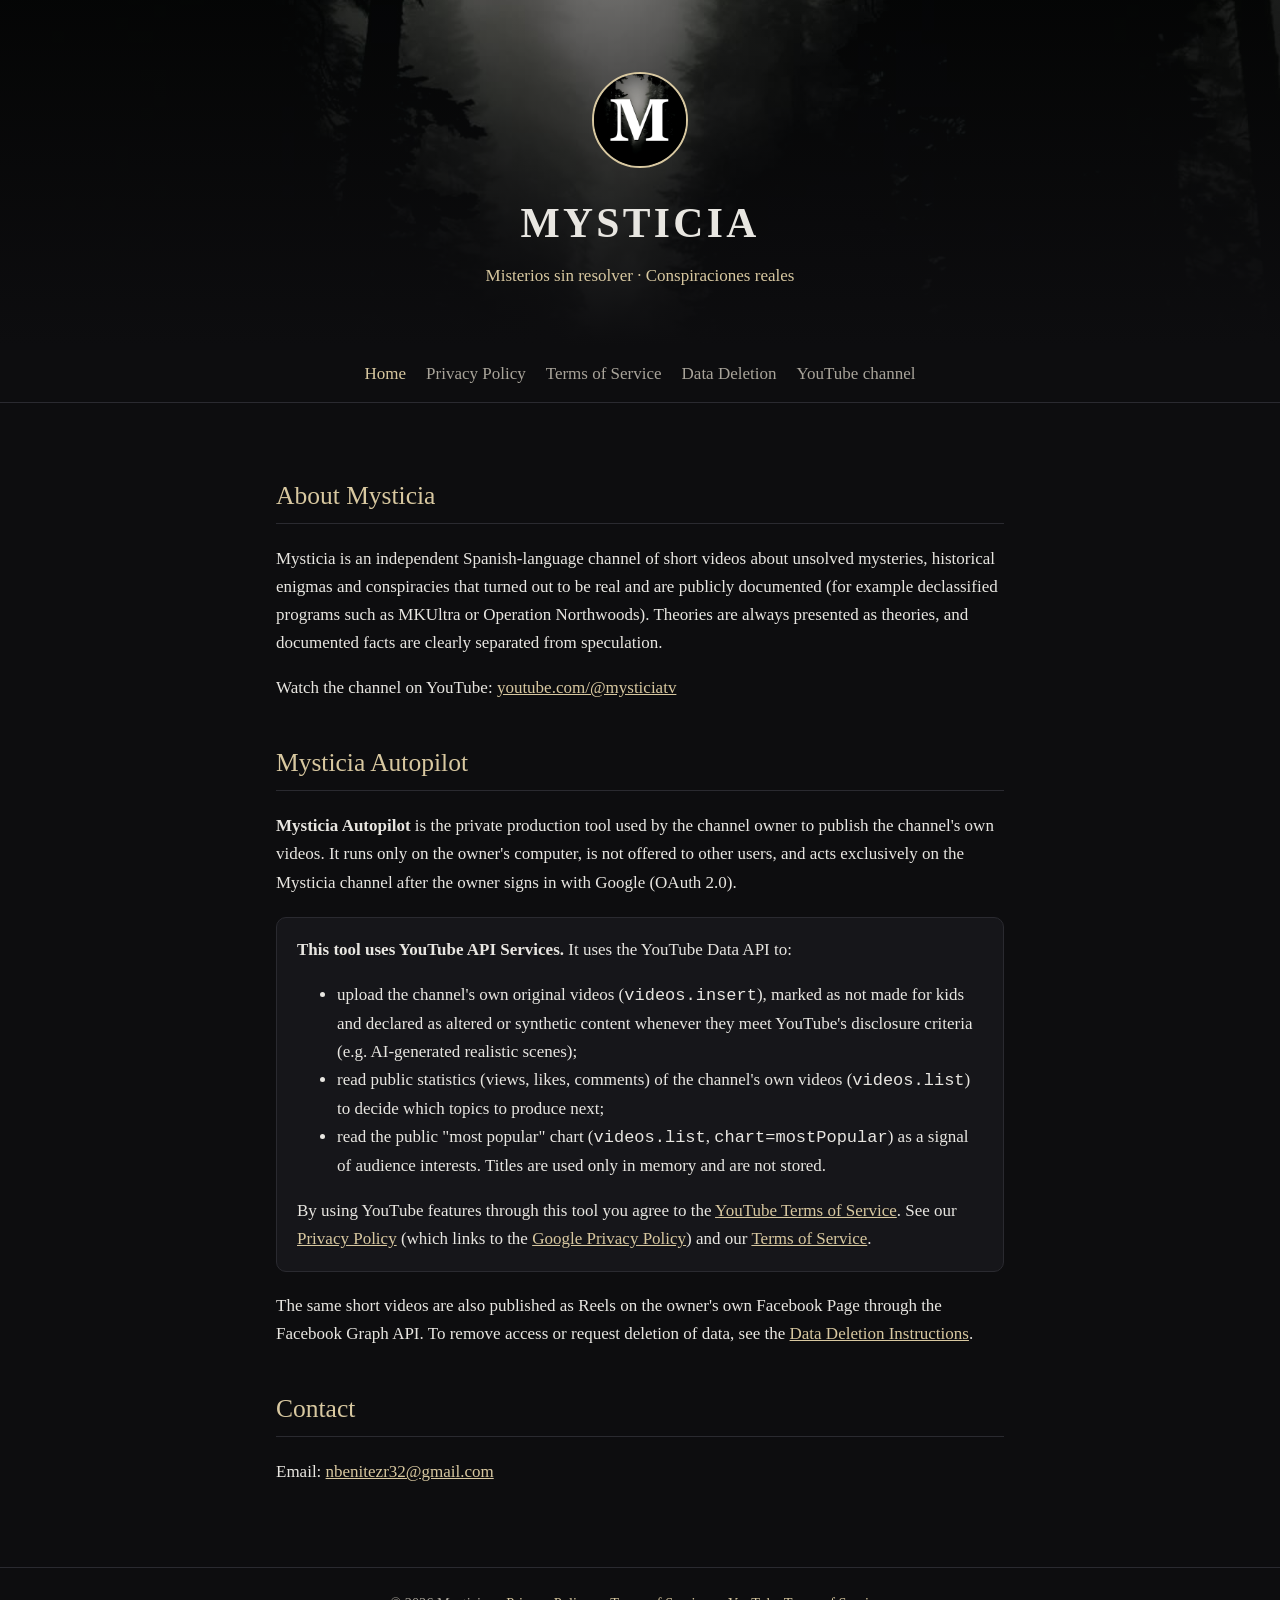
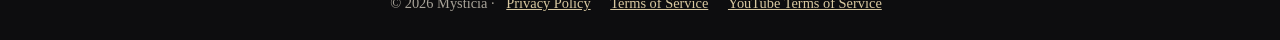
<file: index.html>
<!doctype html>
<html lang="en">
<head>
  <meta charset="utf-8">
  <meta name="viewport" content="width=device-width, initial-scale=1">
  <title>Mysticia</title>
  <meta name="description" content="Mysticia: unsolved mysteries and documented conspiracies in short videos.">
  <link rel="icon" href="logo.png">
  <link rel="stylesheet" href="style.css">
</head>
<body>
  <header>
    <img src="logo.png" alt="Mysticia logo">
    <h1>MYSTICIA</h1>
    <p>Misterios sin resolver · Conspiraciones reales</p>
  </header>
  <nav>
    <a href="index.html" aria-current="page">Home</a>
    <a href="privacy.html">Privacy Policy</a>
    <a href="terms.html">Terms of Service</a>
    <a href="data-deletion.html">Data Deletion</a>
    <a href="https://www.youtube.com/@mysticiatv">YouTube channel</a>
  </nav>
  <main>
    <h2>About Mysticia</h2>
    <p>
      Mysticia is an independent Spanish-language channel of short videos about unsolved mysteries,
      historical enigmas and conspiracies that turned out to be real and are publicly documented
      (for example declassified programs such as MKUltra or Operation Northwoods). Theories are always
      presented as theories, and documented facts are clearly separated from speculation.
    </p>
    <p>Watch the channel on YouTube: <a href="https://www.youtube.com/@mysticiatv">youtube.com/@mysticiatv</a></p>

    <h2>Mysticia Autopilot</h2>
    <p>
      <strong>Mysticia Autopilot</strong> is the private production tool used by the channel owner to publish
      the channel's own videos. It runs only on the owner's computer, is not offered to other users, and
      acts exclusively on the Mysticia channel after the owner signs in with Google (OAuth 2.0).
    </p>
    <div class="card">
      <strong>This tool uses YouTube API Services.</strong>
      It uses the YouTube Data API to:
      <ul>
        <li>upload the channel's own original videos (<code>videos.insert</code>), marked as not made for kids and declared as altered or synthetic content whenever they meet YouTube's disclosure criteria (e.g. AI-generated realistic scenes);</li>
        <li>read public statistics (views, likes, comments) of the channel's own videos (<code>videos.list</code>) to decide which topics to produce next;</li>
        <li>read the public "most popular" chart (<code>videos.list</code>, <code>chart=mostPopular</code>) as a signal of audience interests. Titles are used only in memory and are not stored.</li>
      </ul>
      By using YouTube features through this tool you agree to the
      <a href="https://www.youtube.com/t/terms">YouTube Terms of Service</a>.
      See our <a href="privacy.html">Privacy Policy</a> (which links to the
      <a href="https://policies.google.com/privacy">Google Privacy Policy</a>) and our
      <a href="terms.html">Terms of Service</a>.
    </div>
    <p>
      The same short videos are also published as Reels on the owner's own Facebook Page through the Facebook Graph API.
      To remove access or request deletion of data, see the <a href="data-deletion.html">Data Deletion Instructions</a>.
    </p>

    <h2>Contact</h2>
    <p>Email: <a href="mailto:nbenitezr32@gmail.com">nbenitezr32@gmail.com</a></p>
  </main>
  <footer>
    © 2026 Mysticia ·
    <a href="privacy.html">Privacy Policy</a>
    <a href="terms.html">Terms of Service</a>
    <a href="https://www.youtube.com/t/terms">YouTube Terms of Service</a>
  </footer>
</body>
</html>
</file>
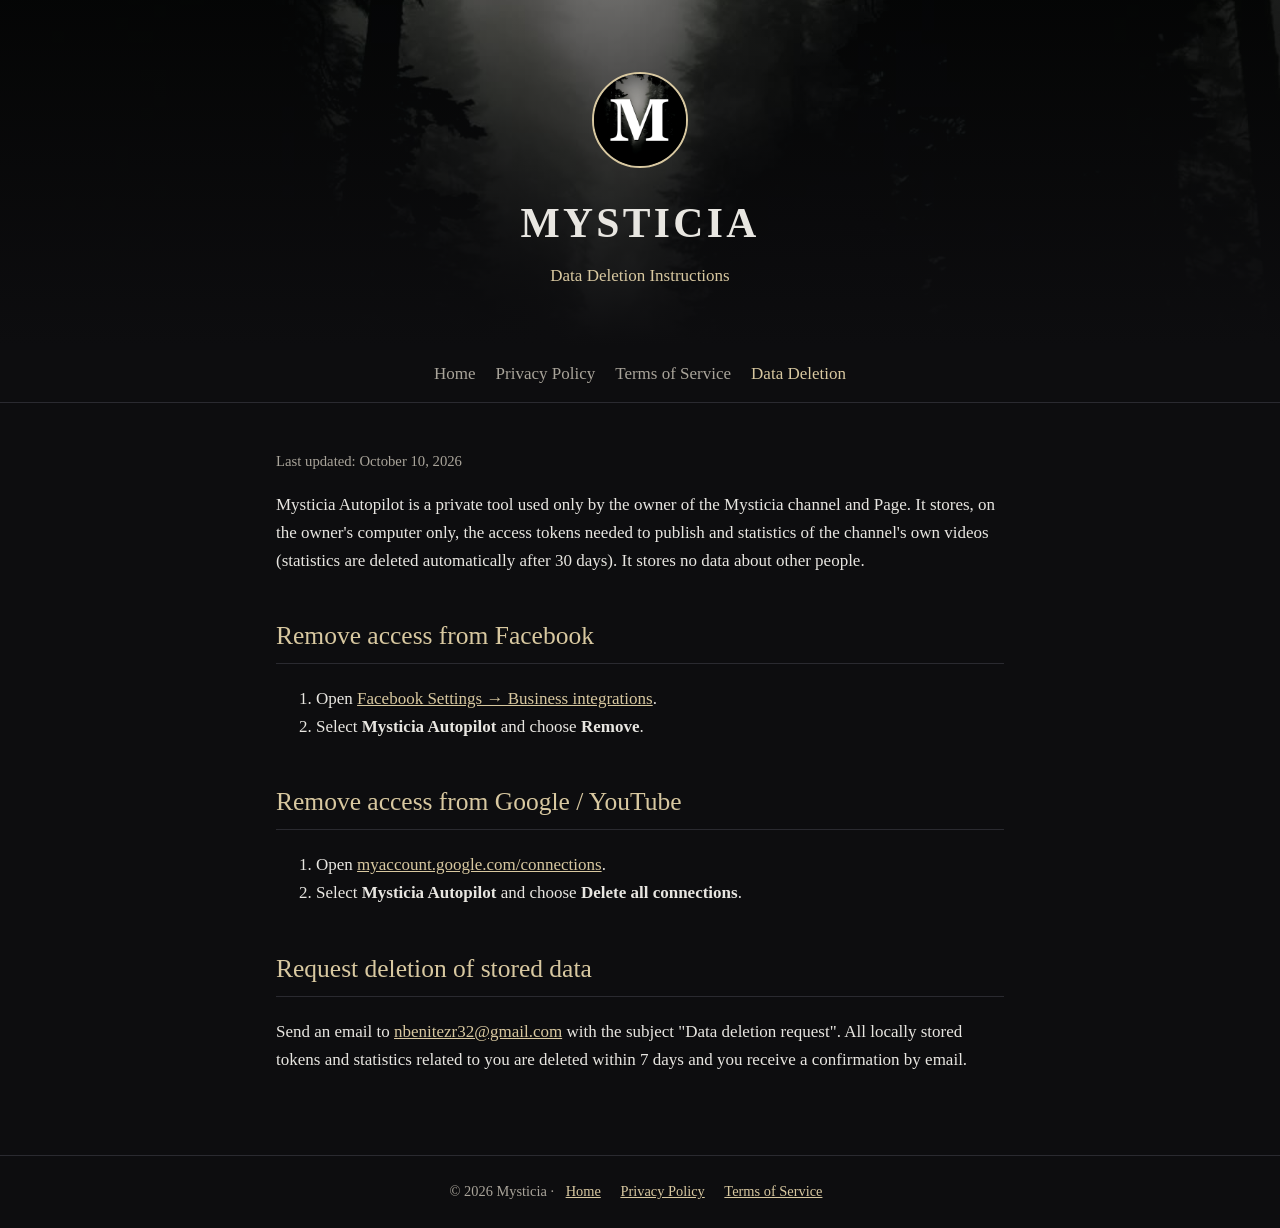
<file: data-deletion.html>
<!doctype html>
<html lang="en">
<head>
  <meta charset="utf-8">
  <meta name="viewport" content="width=device-width, initial-scale=1">
  <title>Data Deletion · Mysticia</title>
  <link rel="icon" href="logo.png">
  <link rel="stylesheet" href="style.css">
</head>
<body>
  <header>
    <img src="logo.png" alt="Mysticia logo">
    <h1>MYSTICIA</h1>
    <p>Data Deletion Instructions</p>
  </header>
  <nav>
    <a href="index.html">Home</a>
    <a href="privacy.html">Privacy Policy</a>
    <a href="terms.html">Terms of Service</a>
    <a href="data-deletion.html" aria-current="page">Data Deletion</a>
  </nav>
  <main>
    <p class="muted">Last updated: October 10, 2026</p>
    <p>
      Mysticia Autopilot is a private tool used only by the owner of the Mysticia channel and Page. It stores, on the
      owner's computer only, the access tokens needed to publish and statistics of the channel's own videos
      (statistics are deleted automatically after 30 days). It stores no data about other people.
    </p>

    <h2>Remove access from Facebook</h2>
    <ol>
      <li>Open <a href="https://www.facebook.com/settings/?tab=business_tools">Facebook Settings → Business integrations</a>.</li>
      <li>Select <strong>Mysticia Autopilot</strong> and choose <strong>Remove</strong>.</li>
    </ol>

    <h2>Remove access from Google / YouTube</h2>
    <ol>
      <li>Open <a href="https://myaccount.google.com/connections">myaccount.google.com/connections</a>.</li>
      <li>Select <strong>Mysticia Autopilot</strong> and choose <strong>Delete all connections</strong>.</li>
    </ol>

    <h2>Request deletion of stored data</h2>
    <p>
      Send an email to <a href="mailto:nbenitezr32@gmail.com?subject=Data%20deletion%20request">nbenitezr32@gmail.com</a>
      with the subject "Data deletion request". All locally stored tokens and statistics related to you are deleted
      within 7 days and you receive a confirmation by email.
    </p>
  </main>
  <footer>
    © 2026 Mysticia ·
    <a href="index.html">Home</a>
    <a href="privacy.html">Privacy Policy</a>
    <a href="terms.html">Terms of Service</a>
  </footer>
</body>
</html>
</file>
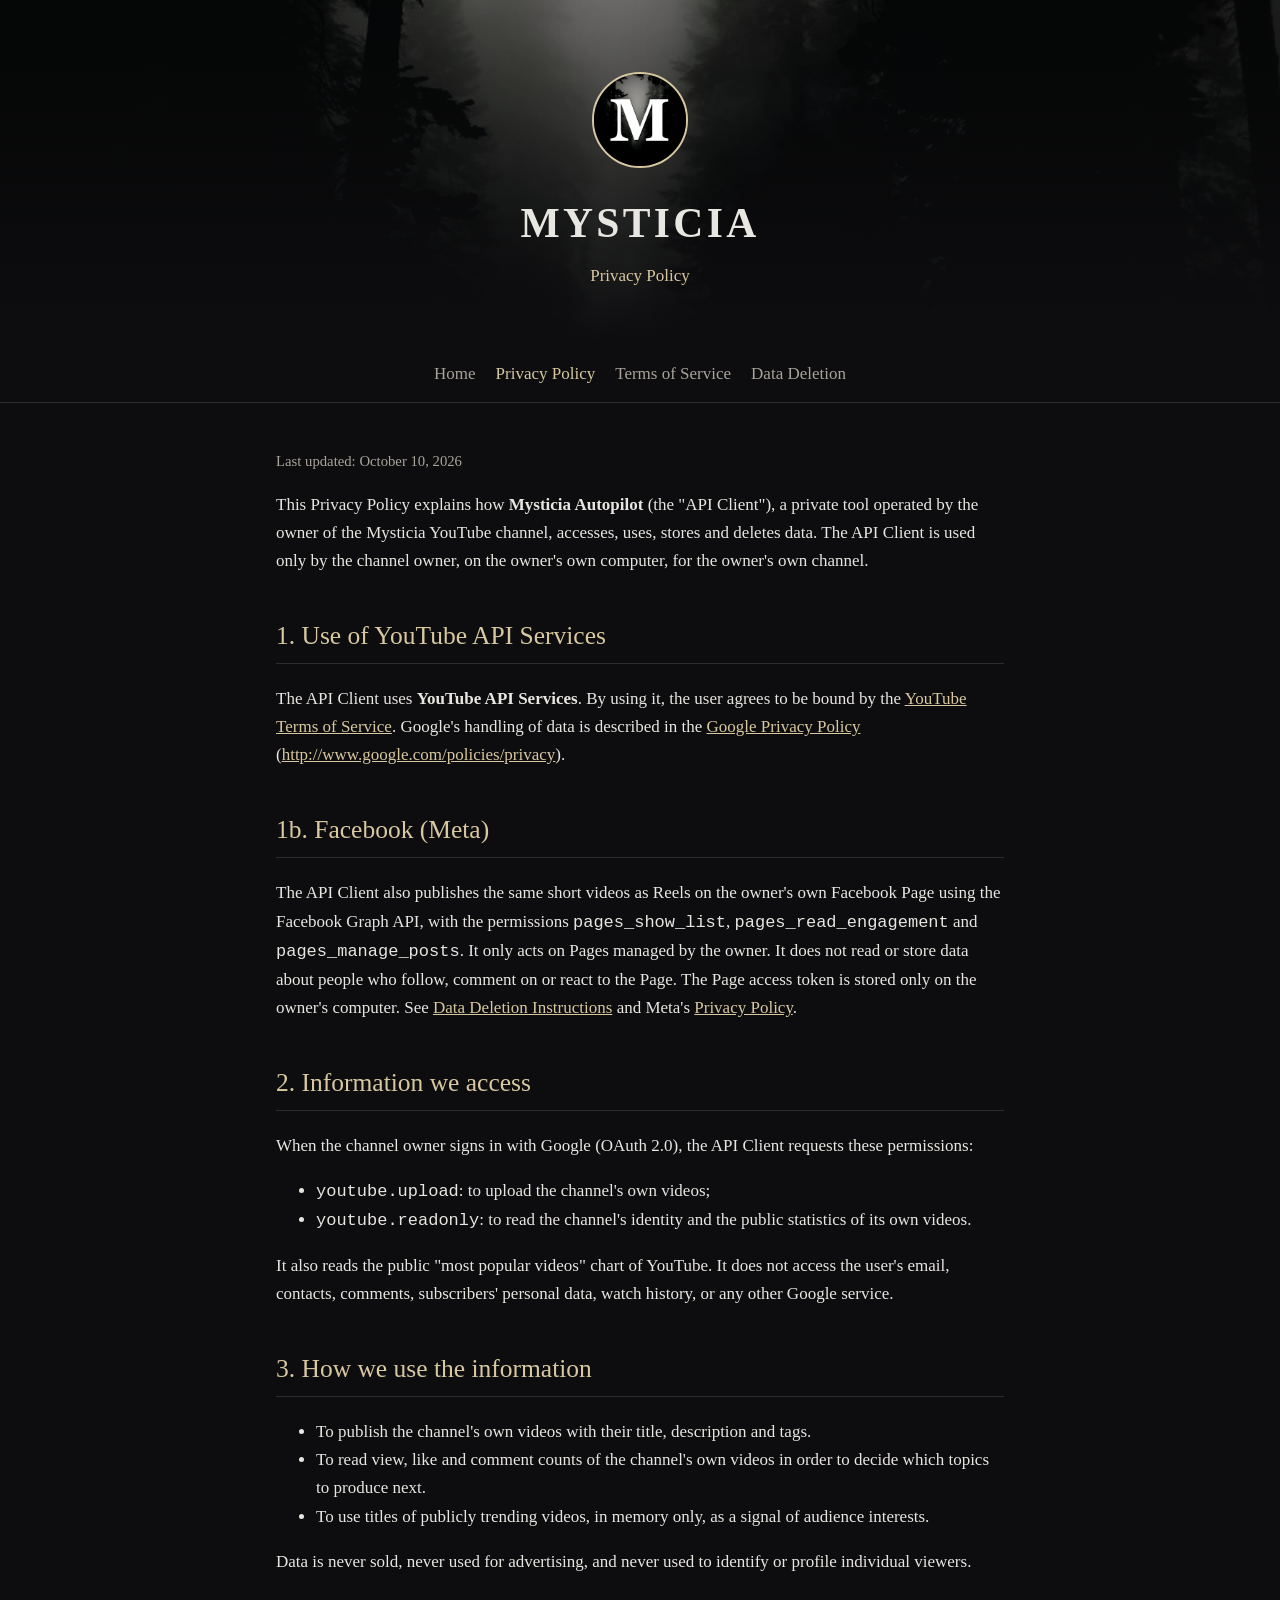
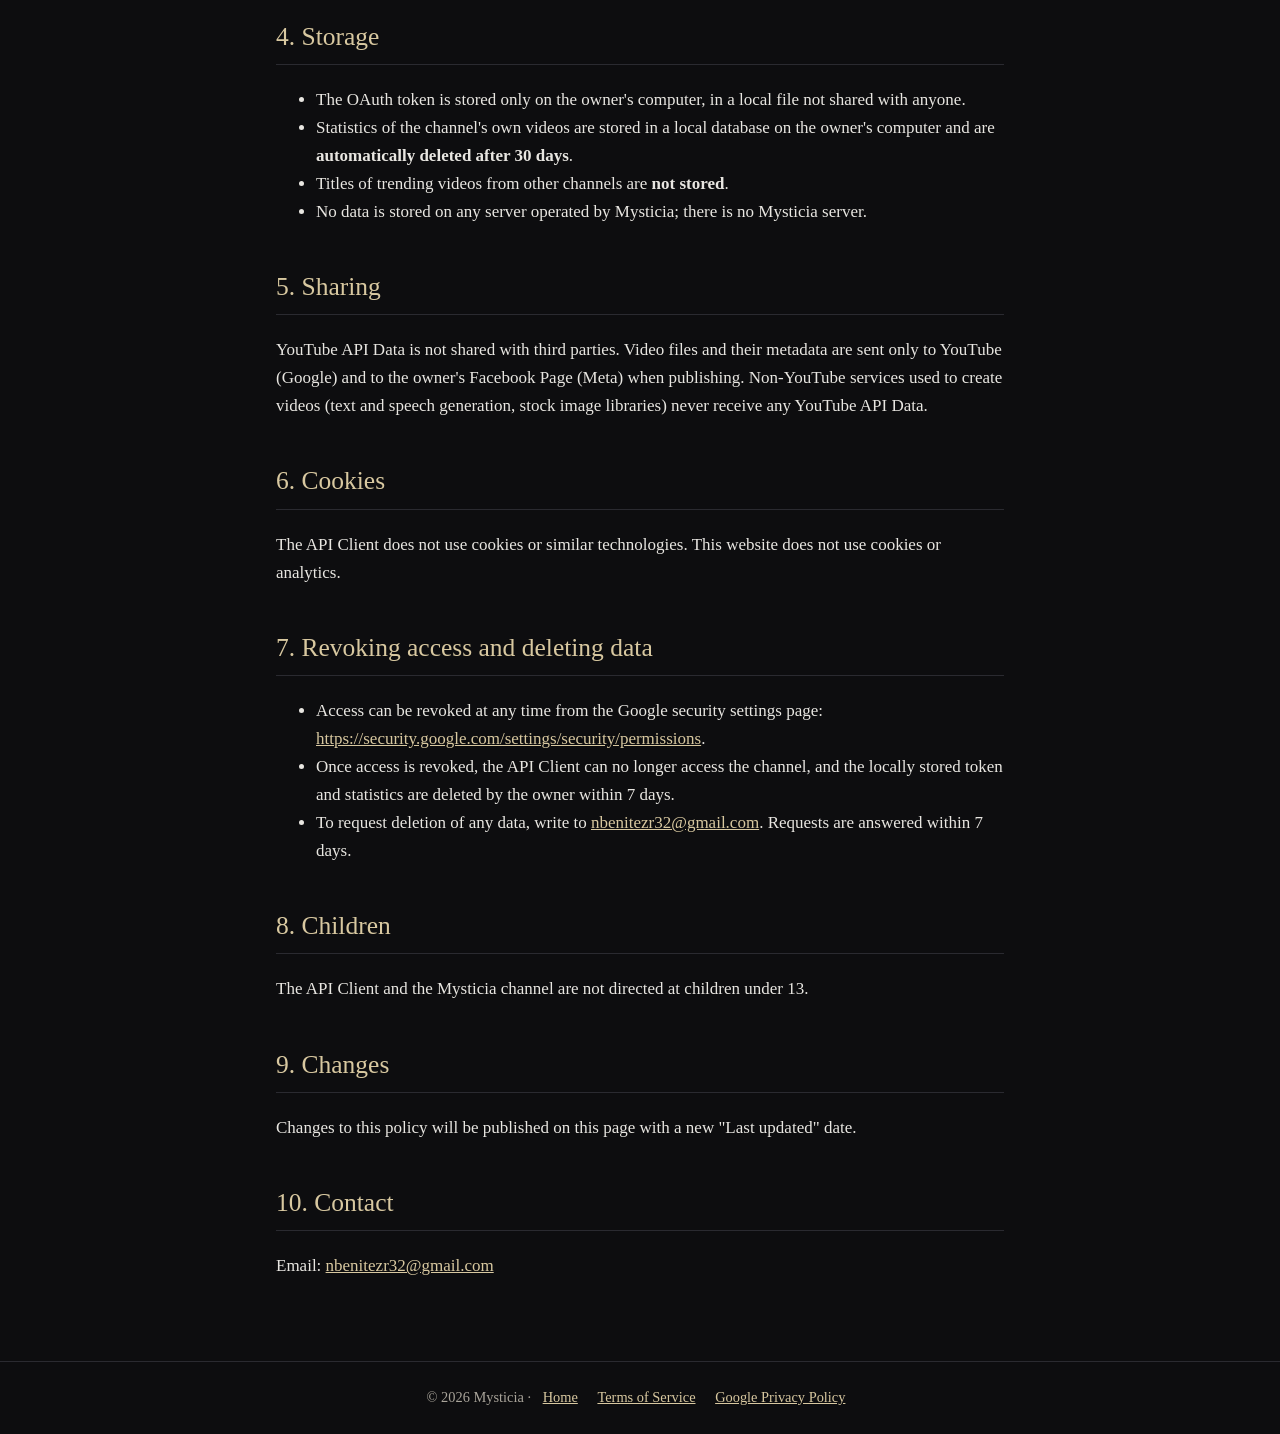
<file: privacy.html>
<!doctype html>
<html lang="en">
<head>
  <meta charset="utf-8">
  <meta name="viewport" content="width=device-width, initial-scale=1">
  <title>Privacy Policy · Mysticia</title>
  <link rel="icon" href="logo.png">
  <link rel="stylesheet" href="style.css">
</head>
<body>
  <header>
    <img src="logo.png" alt="Mysticia logo">
    <h1>MYSTICIA</h1>
    <p>Privacy Policy</p>
  </header>
  <nav>
    <a href="index.html">Home</a>
    <a href="privacy.html" aria-current="page">Privacy Policy</a>
    <a href="terms.html">Terms of Service</a>
    <a href="data-deletion.html">Data Deletion</a>
  </nav>
  <main>
    <p class="muted">Last updated: October 10, 2026</p>

    <p>
      This Privacy Policy explains how <strong>Mysticia Autopilot</strong> (the "API Client"), a private tool
      operated by the owner of the Mysticia YouTube channel, accesses, uses, stores and deletes data.
      The API Client is used only by the channel owner, on the owner's own computer, for the owner's own channel.
    </p>

    <h2>1. Use of YouTube API Services</h2>
    <p>
      The API Client uses <strong>YouTube API Services</strong>. By using it, the user agrees to be bound by the
      <a href="https://www.youtube.com/t/terms">YouTube Terms of Service</a>.
      Google's handling of data is described in the
      <a href="https://policies.google.com/privacy">Google Privacy Policy</a>
      (<a href="http://www.google.com/policies/privacy">http://www.google.com/policies/privacy</a>).
    </p>

    <h2>1b. Facebook (Meta)</h2>
    <p>
      The API Client also publishes the same short videos as Reels on the owner's own Facebook Page using the
      Facebook Graph API, with the permissions <code>pages_show_list</code>, <code>pages_read_engagement</code> and
      <code>pages_manage_posts</code>. It only acts on Pages managed by the owner. It does not read or store data about
      people who follow, comment on or react to the Page. The Page access token is stored only on the owner's computer.
      See <a href="data-deletion.html">Data Deletion Instructions</a> and Meta's
      <a href="https://www.facebook.com/privacy/policy/">Privacy Policy</a>.
    </p>

    <h2>2. Information we access</h2>
    <p>When the channel owner signs in with Google (OAuth 2.0), the API Client requests these permissions:</p>
    <ul>
      <li><code>youtube.upload</code>: to upload the channel's own videos;</li>
      <li><code>youtube.readonly</code>: to read the channel's identity and the public statistics of its own videos.</li>
    </ul>
    <p>
      It also reads the public "most popular videos" chart of YouTube. It does not access the user's email,
      contacts, comments, subscribers' personal data, watch history, or any other Google service.
    </p>

    <h2>3. How we use the information</h2>
    <ul>
      <li>To publish the channel's own videos with their title, description and tags.</li>
      <li>To read view, like and comment counts of the channel's own videos in order to decide which topics to produce next.</li>
      <li>To use titles of publicly trending videos, in memory only, as a signal of audience interests.</li>
    </ul>
    <p>Data is never sold, never used for advertising, and never used to identify or profile individual viewers.</p>

    <h2>4. Storage</h2>
    <ul>
      <li>The OAuth token is stored only on the owner's computer, in a local file not shared with anyone.</li>
      <li>Statistics of the channel's own videos are stored in a local database on the owner's computer and are
          <strong>automatically deleted after 30 days</strong>.</li>
      <li>Titles of trending videos from other channels are <strong>not stored</strong>.</li>
      <li>No data is stored on any server operated by Mysticia; there is no Mysticia server.</li>
    </ul>

    <h2>5. Sharing</h2>
    <p>
      YouTube API Data is not shared with third parties. Video files and their metadata are sent only to YouTube
      (Google) and to the owner's Facebook Page (Meta) when publishing. Non-YouTube services used to create videos (text and speech generation, stock
      image libraries) never receive any YouTube API Data.
    </p>

    <h2>6. Cookies</h2>
    <p>The API Client does not use cookies or similar technologies. This website does not use cookies or analytics.</p>

    <h2>7. Revoking access and deleting data</h2>
    <ul>
      <li>Access can be revoked at any time from the Google security settings page:
          <a href="https://security.google.com/settings/security/permissions">https://security.google.com/settings/security/permissions</a>.</li>
      <li>Once access is revoked, the API Client can no longer access the channel, and the locally stored token and
          statistics are deleted by the owner within 7 days.</li>
      <li>To request deletion of any data, write to <a href="mailto:nbenitezr32@gmail.com">nbenitezr32@gmail.com</a>.
          Requests are answered within 7 days.</li>
    </ul>

    <h2>8. Children</h2>
    <p>The API Client and the Mysticia channel are not directed at children under 13.</p>

    <h2>9. Changes</h2>
    <p>Changes to this policy will be published on this page with a new "Last updated" date.</p>

    <h2>10. Contact</h2>
    <p>Email: <a href="mailto:nbenitezr32@gmail.com">nbenitezr32@gmail.com</a></p>
  </main>
  <footer>
    © 2026 Mysticia ·
    <a href="index.html">Home</a>
    <a href="terms.html">Terms of Service</a>
    <a href="https://policies.google.com/privacy">Google Privacy Policy</a>
  </footer>
</body>
</html>
</file>
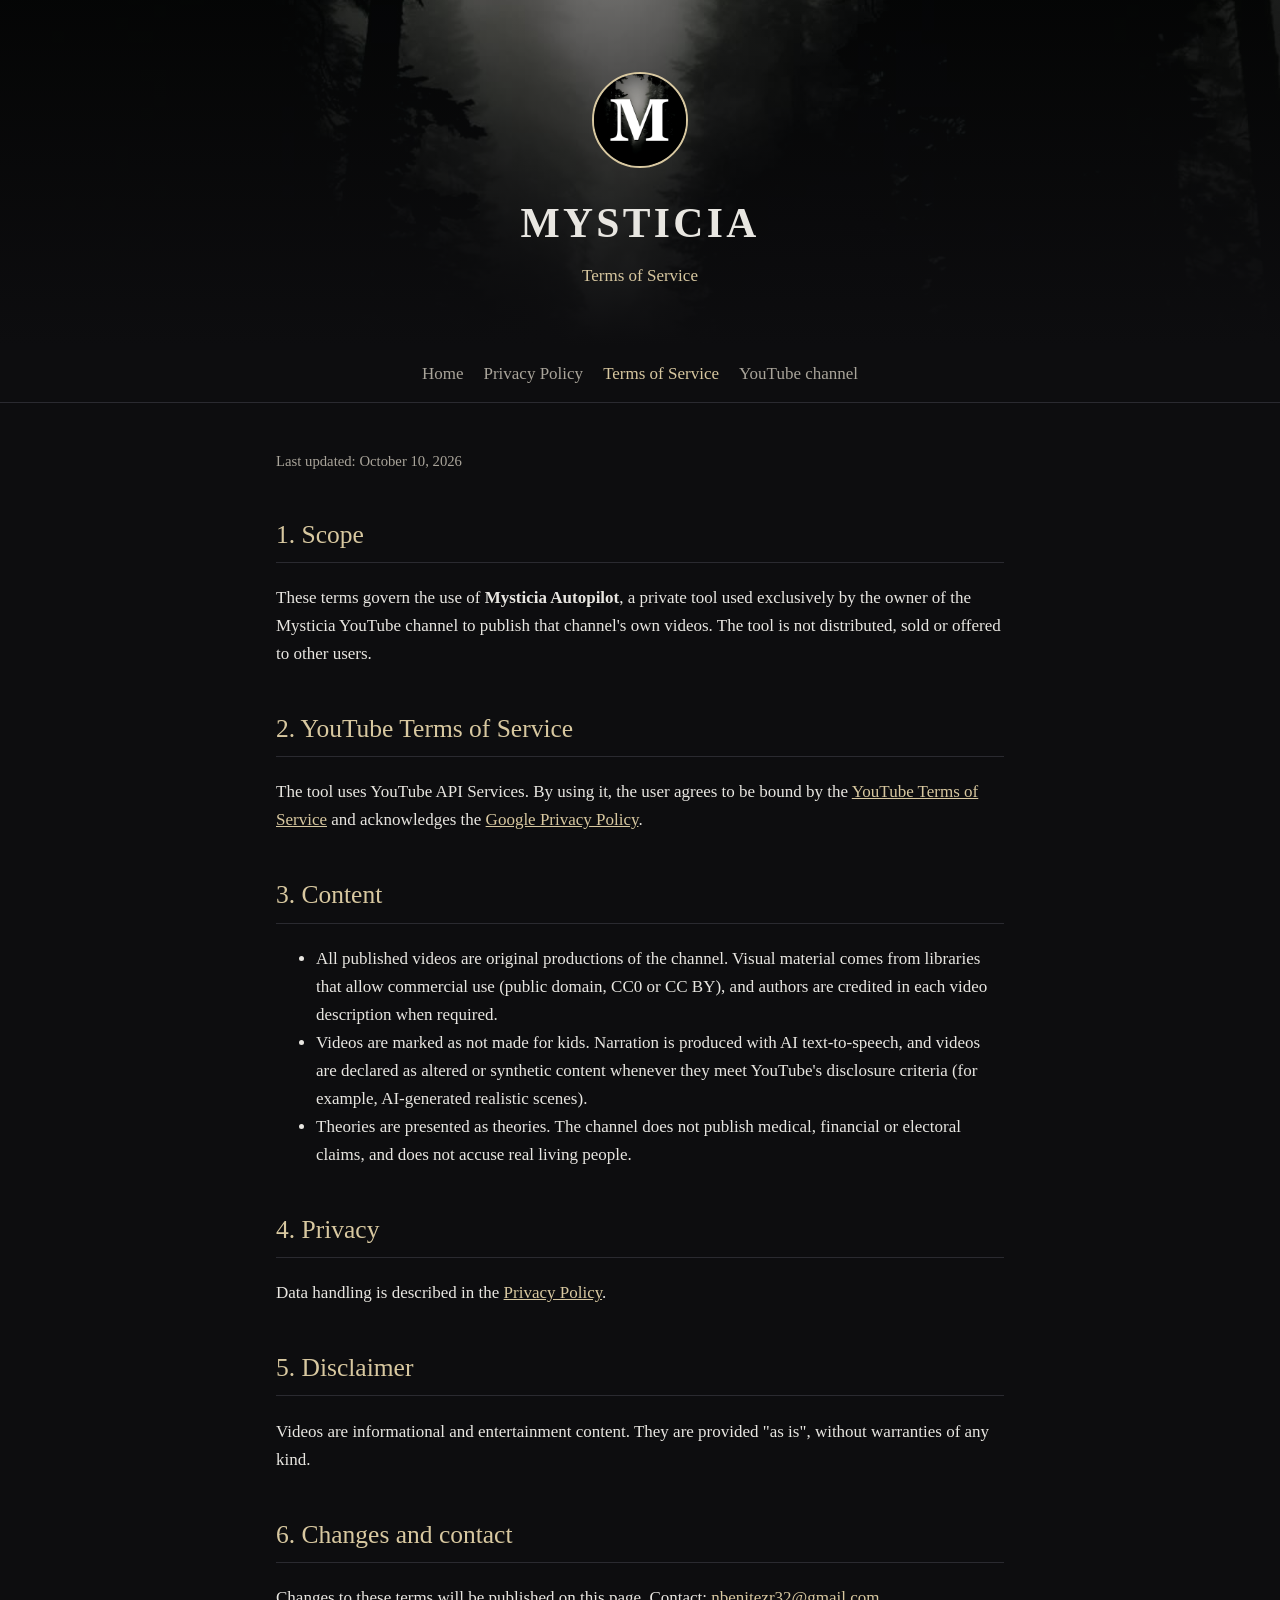
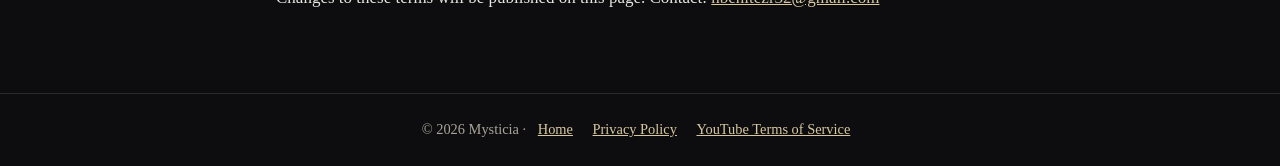
<file: terms.html>
<!doctype html>
<html lang="en">
<head>
  <meta charset="utf-8">
  <meta name="viewport" content="width=device-width, initial-scale=1">
  <title>Terms of Service · Mysticia</title>
  <link rel="icon" href="logo.png">
  <link rel="stylesheet" href="style.css">
</head>
<body>
  <header>
    <img src="logo.png" alt="Mysticia logo">
    <h1>MYSTICIA</h1>
    <p>Terms of Service</p>
  </header>
  <nav>
    <a href="index.html">Home</a>
    <a href="privacy.html">Privacy Policy</a>
    <a href="terms.html" aria-current="page">Terms of Service</a>
    <a href="https://www.youtube.com/@mysticiatv">YouTube channel</a>
  </nav>
  <main>
    <p class="muted">Last updated: October 10, 2026</p>

    <h2>1. Scope</h2>
    <p>
      These terms govern the use of <strong>Mysticia Autopilot</strong>, a private tool used exclusively by the
      owner of the Mysticia YouTube channel to publish that channel's own videos. The tool is not distributed,
      sold or offered to other users.
    </p>

    <h2>2. YouTube Terms of Service</h2>
    <p>
      The tool uses YouTube API Services. By using it, the user agrees to be bound by the
      <a href="https://www.youtube.com/t/terms">YouTube Terms of Service</a> and acknowledges the
      <a href="https://policies.google.com/privacy">Google Privacy Policy</a>.
    </p>

    <h2>3. Content</h2>
    <ul>
      <li>All published videos are original productions of the channel. Visual material comes from libraries that allow
          commercial use (public domain, CC0 or CC BY), and authors are credited in each video description when required.</li>
      <li>Videos are marked as not made for kids. Narration is produced with AI text-to-speech, and videos are declared as altered or synthetic content whenever they meet YouTube's disclosure criteria (for example, AI-generated realistic scenes).</li>
      <li>Theories are presented as theories. The channel does not publish medical, financial or electoral claims,
          and does not accuse real living people.</li>
    </ul>

    <h2>4. Privacy</h2>
    <p>Data handling is described in the <a href="privacy.html">Privacy Policy</a>.</p>

    <h2>5. Disclaimer</h2>
    <p>Videos are informational and entertainment content. They are provided "as is", without warranties of any kind.</p>

    <h2>6. Changes and contact</h2>
    <p>
      Changes to these terms will be published on this page. Contact:
      <a href="mailto:nbenitezr32@gmail.com">nbenitezr32@gmail.com</a>
    </p>
  </main>
  <footer>
    © 2026 Mysticia ·
    <a href="index.html">Home</a>
    <a href="privacy.html">Privacy Policy</a>
    <a href="https://www.youtube.com/t/terms">YouTube Terms of Service</a>
  </footer>
</body>
</html>
</file>
<file: style.css>
:root {
  --bg: #0d0d0f;
  --panel: #16161a;
  --text: #e8e6e1;
  --muted: #a9a49a;
  --accent: #d8c8a0;
  --line: #2a2a30;
}
* { box-sizing: border-box; }
body {
  margin: 0;
  background: var(--bg);
  color: var(--text);
  font: 17px/1.65 Georgia, "Times New Roman", serif;
}
a { color: var(--accent); }
header {
  background: linear-gradient(rgba(13,13,15,.35), var(--bg)), url("banner.jpg") center / cover;
  padding: 72px 16px 56px;
  text-align: center;
}
header img { width: 96px; height: 96px; border-radius: 50%; border: 2px solid var(--accent); }
header h1 { margin: 12px 0 4px; font-size: 2.6rem; letter-spacing: .08em; }
header p { margin: 0; color: var(--accent); }
nav { display: flex; gap: 20px; justify-content: center; padding: 14px 16px; border-bottom: 1px solid var(--line); flex-wrap: wrap; }
nav a { text-decoration: none; color: var(--muted); }
nav a:hover, nav a[aria-current="page"] { color: var(--accent); }
main { max-width: 760px; margin: 0 auto; padding: 32px 16px 64px; }
h2 { color: var(--accent); font-weight: normal; border-bottom: 1px solid var(--line); padding-bottom: 6px; margin-top: 40px; }
.card { background: var(--panel); border: 1px solid var(--line); border-radius: 10px; padding: 18px 20px; margin: 20px 0; }
.muted { color: var(--muted); font-size: .92rem; }
footer { border-top: 1px solid var(--line); padding: 24px 16px; text-align: center; color: var(--muted); font-size: .9rem; }
footer a { margin: 0 8px; }
</file>
